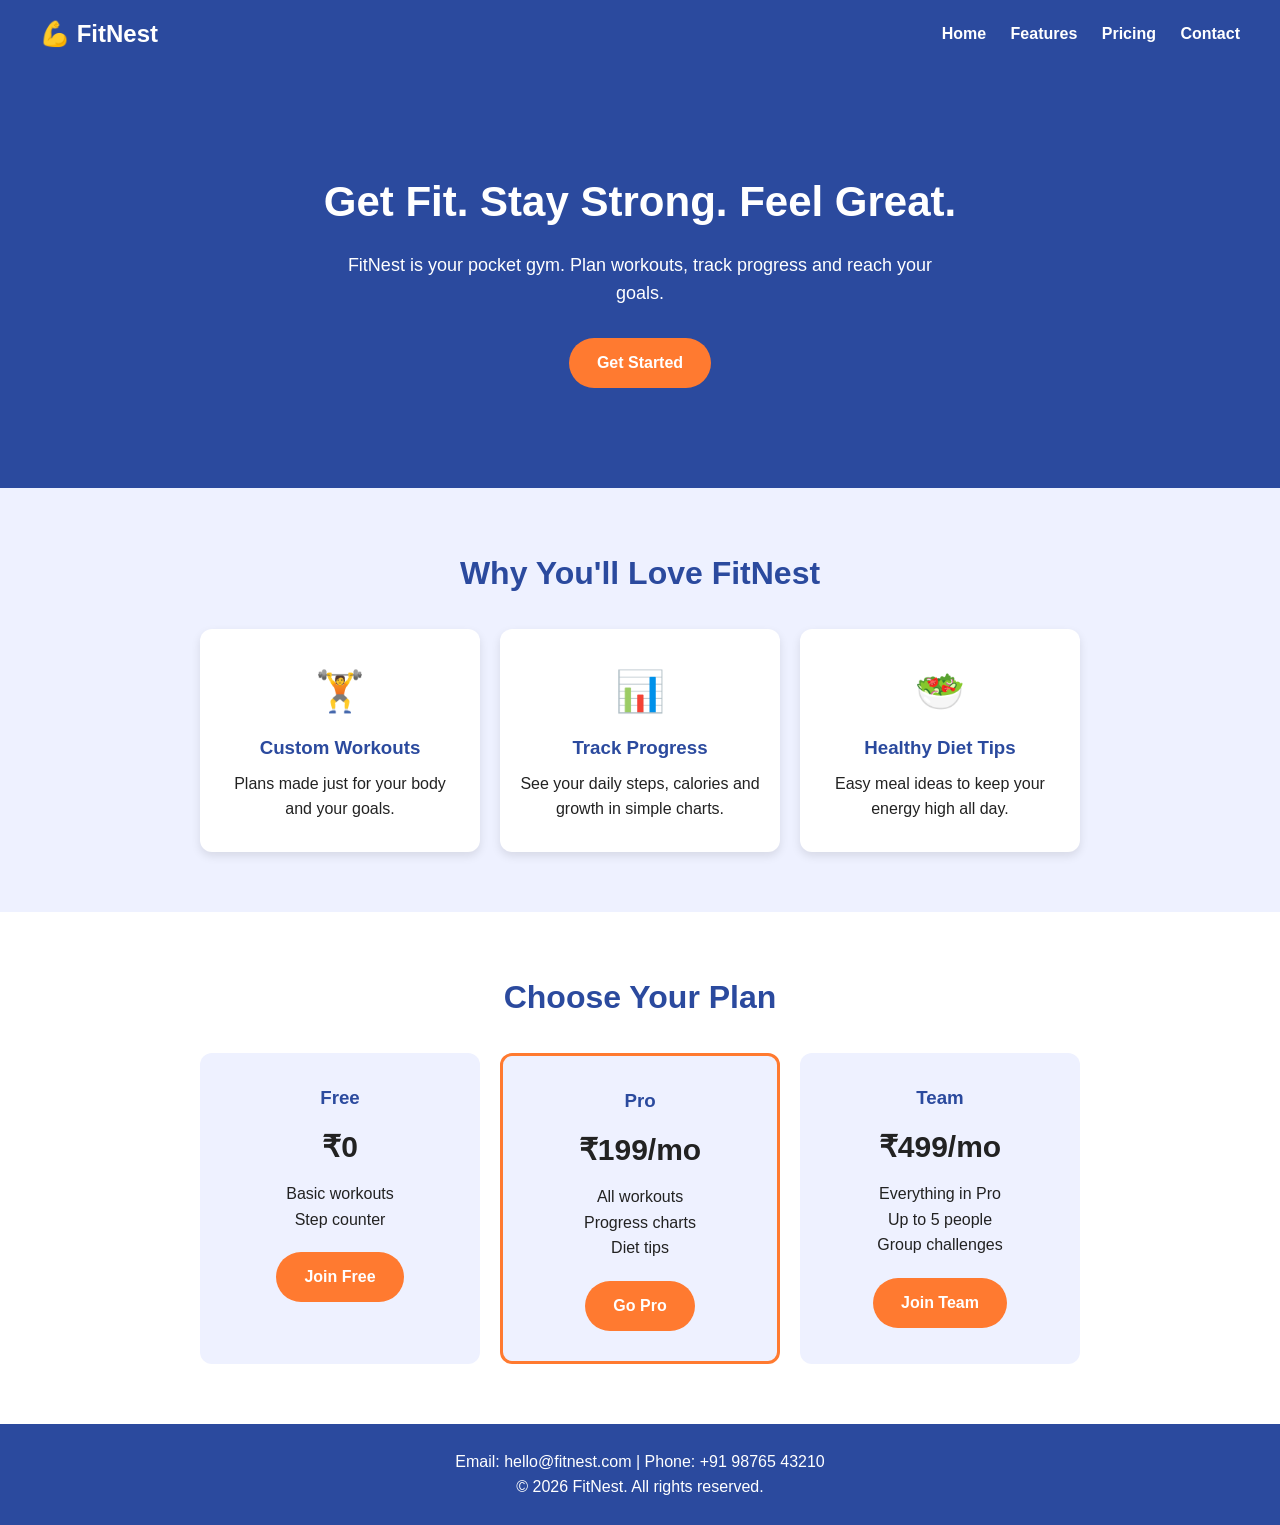
<file: task2-landing-page/index.html>
<!DOCTYPE html>
<html lang="en">
<head>
  <meta charset="UTF-8">
  <meta name="viewport" content="width=device-width, initial-scale=1.0">
  <title>FitNest - Get Fit Your Way</title>
  <link rel="stylesheet" href="style.css">
</head>
<body>

  <!-- HEADER: logo + menu -->
  <header class="header">
    <div class="logo">💪 FitNest</div>
    <nav class="menu">
      <a href="#home">Home</a>
      <a href="#features">Features</a>
      <a href="#pricing">Pricing</a>
      <a href="#contact">Contact</a>
    </nav>
  </header>

  <!-- HERO: big welcome area -->
  <section class="hero" id="home">
    <h1>Get Fit. Stay Strong. Feel Great.</h1>
    <p>FitNest is your pocket gym. Plan workouts, track progress and reach your goals.</p>
    <a href="#pricing" class="btn">Get Started</a>
  </section>

  <!-- FEATURES: 3 boxes side by side -->
  <section class="features" id="features">
    <h2>Why You'll Love FitNest</h2>
    <div class="feature-row">
      <div class="feature-box">
        <div class="icon">🏋️</div>
        <h3>Custom Workouts</h3>
        <p>Plans made just for your body and your goals.</p>
      </div>
      <div class="feature-box">
        <div class="icon">📊</div>
        <h3>Track Progress</h3>
        <p>See your daily steps, calories and growth in simple charts.</p>
      </div>
      <div class="feature-box">
        <div class="icon">🥗</div>
        <h3>Healthy Diet Tips</h3>
        <p>Easy meal ideas to keep your energy high all day.</p>
      </div>
    </div>
  </section>

  <!-- PRICING: 3 plans -->
  <section class="pricing" id="pricing">
    <h2>Choose Your Plan</h2>
    <div class="price-row">
      <div class="price-box">
        <h3>Free</h3>
        <p class="price">₹0</p>
        <ul>
          <li>Basic workouts</li>
          <li>Step counter</li>
        </ul>
        <a href="#" class="btn">Join Free</a>
      </div>
      <div class="price-box popular">
        <h3>Pro</h3>
        <p class="price">₹199/mo</p>
        <ul>
          <li>All workouts</li>
          <li>Progress charts</li>
          <li>Diet tips</li>
        </ul>
        <a href="#" class="btn">Go Pro</a>
      </div>
      <div class="price-box">
        <h3>Team</h3>
        <p class="price">₹499/mo</p>
        <ul>
          <li>Everything in Pro</li>
          <li>Up to 5 people</li>
          <li>Group challenges</li>
        </ul>
        <a href="#" class="btn">Join Team</a>
      </div>
    </div>
  </section>

  <!-- FOOTER -->
  <footer class="footer" id="contact">
    <p>Email: hello@fitnest.com | Phone: +91 98765 43210</p>
    <p>&copy; 2026 FitNest. All rights reserved.</p>
  </footer>

</body>
</html>
</file>
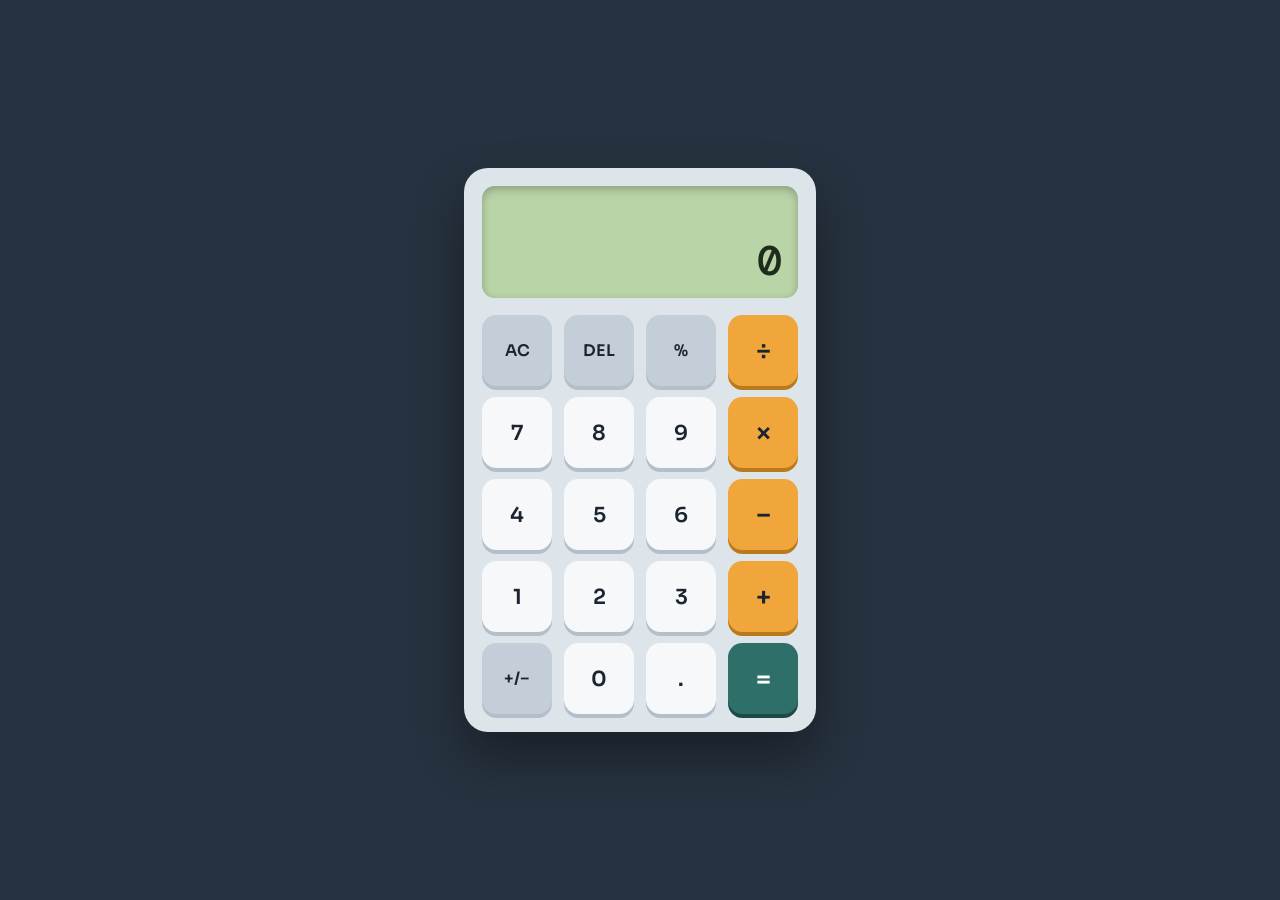
<file: task3-calculator/index.html>
<!DOCTYPE html>
<html lang="en">
<head>
  <meta charset="UTF-8">
  <meta name="viewport" content="width=device-width, initial-scale=1.0">
  <title>Calculator</title>
  <link rel="preconnect" href="https://fonts.googleapis.com">
  <link rel="preconnect" href="https://fonts.gstatic.com" crossorigin>
  <link href="https://fonts.googleapis.com/css2?family=DM+Mono:wght@400;500&family=Sora:wght@400;600&display=swap" rel="stylesheet">
  <link rel="stylesheet" href="style.css">
</head>
<body>
  <main class="calculator" aria-label="Calculator">

    <!-- Display screen: shows the running calculation and the current number -->
    <section class="screen" aria-live="polite">
      <div class="history" id="history"></div>
      <div class="display" id="display">0</div>
    </section>

    <!-- Keypad: laid out with CSS grid (4 columns) -->
    <section class="keys">
      <button class="key fn" data-action="clear">AC</button>
      <button class="key fn" data-action="delete">DEL</button>
      <button class="key fn" data-action="percent">%</button>
      <button class="key op" data-action="operator" data-value="divide" aria-label="divide">&divide;</button>

      <button class="key" data-action="digit" data-value="7">7</button>
      <button class="key" data-action="digit" data-value="8">8</button>
      <button class="key" data-action="digit" data-value="9">9</button>
      <button class="key op" data-action="operator" data-value="multiply" aria-label="multiply">&times;</button>

      <button class="key" data-action="digit" data-value="4">4</button>
      <button class="key" data-action="digit" data-value="5">5</button>
      <button class="key" data-action="digit" data-value="6">6</button>
      <button class="key op" data-action="operator" data-value="subtract" aria-label="subtract">&minus;</button>

      <button class="key" data-action="digit" data-value="1">1</button>
      <button class="key" data-action="digit" data-value="2">2</button>
      <button class="key" data-action="digit" data-value="3">3</button>
      <button class="key op" data-action="operator" data-value="add" aria-label="add">+</button>

      <button class="key fn" data-action="sign" aria-label="change sign">+/&minus;</button>
      <button class="key" data-action="digit" data-value="0">0</button>
      <button class="key" data-action="decimal">.</button>
      <button class="key equals" data-action="equals">=</button>
    </section>

  </main>

  <script src="script.js"></script>
</body>
</html>
</file>
<file: task2-landing-page/style.css>
/* Reset: remove the browser's default spacing */
* {
  margin: 0;
  padding: 0;
  box-sizing: border-box;
}

/* Only 3 colors used:
   Blue   #2b4a9e
   Orange #ff7a30
   Light  #eef1ff  */

body {
  font-family: Arial, sans-serif;
  line-height: 1.6;
  color: #222;
}

/* HEADER */
.header {
  background: #2b4a9e;
  color: white;
  display: flex;
  justify-content: space-between;
  align-items: center;
  padding: 15px 40px;
  position: sticky;
  top: 0;
}
.logo {
  font-size: 24px;
  font-weight: bold;
}
.menu a {
  color: white;
  text-decoration: none;
  margin-left: 20px;
  font-weight: bold;
}
.menu a:hover {
  color: #ff7a30;
}

/* HERO */
.hero {
  background: #2b4a9e;
  color: white;
  text-align: center;
  padding: 100px 20px;
}
.hero h1 {
  font-size: 42px;
  margin-bottom: 15px;
}
.hero p {
  font-size: 18px;
  max-width: 600px;
  margin: 0 auto 30px;
}

/* BUTTON (used in many places) */
.btn {
  display: inline-block;
  background: #ff7a30;
  color: white;
  padding: 12px 28px;
  border-radius: 30px;
  text-decoration: none;
  font-weight: bold;
}
.btn:hover {
  background: #e2641c;
}

/* FEATURES */
.features {
  background: #eef1ff;
  text-align: center;
  padding: 60px 20px;
}
.features h2,
.pricing h2 {
  color: #2b4a9e;
  font-size: 32px;
  margin-bottom: 30px;
}
.feature-row {
  display: flex;
  justify-content: center;
  gap: 20px;
  flex-wrap: wrap;
}
.feature-box {
  background: white;
  width: 280px;
  padding: 30px 20px;
  border-radius: 12px;
  box-shadow: 0 4px 10px rgba(0, 0, 0, 0.1);
}
.icon {
  font-size: 40px;
  margin-bottom: 10px;
}
.feature-box h3 {
  color: #2b4a9e;
  margin-bottom: 8px;
}

/* PRICING */
.pricing {
  text-align: center;
  padding: 60px 20px;
}
.price-row {
  display: flex;
  justify-content: center;
  gap: 20px;
  flex-wrap: wrap;
}
.price-box {
  background: #eef1ff;
  width: 280px;
  padding: 30px 20px;
  border-radius: 12px;
}
.price-box h3 {
  color: #2b4a9e;
}
.price {
  font-size: 30px;
  font-weight: bold;
  margin: 10px 0;
}
.price-box ul {
  list-style: none;
  margin-bottom: 20px;
}
.popular {
  border: 3px solid #ff7a30;
}

/* FOOTER */
.footer {
  background: #2b4a9e;
  color: white;
  text-align: center;
  padding: 25px 20px;
}

/* PHONE SCREENS */
@media (max-width: 600px) {
  .header {
    flex-direction: column;
    gap: 10px;
  }
  .menu a {
    margin: 0 8px;
  }
  .hero h1 {
    font-size: 30px;
  }
}
</file>
<file: task3-calculator/style.css>
/* ---------- Colour and type tokens ---------- */
:root {
  --page: #26323f;          /* deep slate behind the calculator */
  --body: #dde4ea;          /* calculator casing */
  --lcd: #b9d4a6;           /* green LCD screen */
  --lcd-ink: #1f2b1b;       /* dark text on the LCD */
  --key: #f6f8fa;           /* number keys */
  --key-shadow: #b4bfc9;
  --fn: #c3ced8;            /* AC, DEL, %, +/- */
  --op: #f0a63a;            /* amber operator keys */
  --op-shadow: #b97a1c;
  --equals: #2f6f6a;        /* teal equals key */
  --equals-shadow: #1d4a46;
  --ink: #1b2430;
  --font-ui: "Sora", system-ui, -apple-system, "Segoe UI", sans-serif;
  --font-num: "DM Mono", ui-monospace, "SF Mono", Consolas, monospace;
}

* { box-sizing: border-box; margin: 0; padding: 0; }

body {
  min-height: 100vh;
  display: grid;
  place-items: center;
  padding: 1rem;
  background: var(--page);
  font-family: var(--font-ui);
  color: var(--ink);
}

/* ---------- Calculator casing ---------- */
.calculator {
  width: 100%;
  max-width: 22rem;
  padding: 1.1rem;
  background: var(--body);
  border-radius: 1.5rem;
  box-shadow: 0 1.5rem 3rem rgba(0, 0, 0, 0.35);
}

/* ---------- Screen ---------- */
.screen {
  min-height: 7rem;
  margin-bottom: 1.1rem;
  padding: 0.8rem 1rem;
  display: flex;
  flex-direction: column;
  justify-content: space-between;
  align-items: flex-end;
  background: var(--lcd);
  color: var(--lcd-ink);
  border-radius: 0.8rem;
  box-shadow: inset 0 0.2rem 0.5rem rgba(0, 0, 0, 0.25);
  overflow: hidden;
}

.history {
  min-height: 1.2rem;
  font-family: var(--font-num);
  font-size: 0.9rem;
  opacity: 0.7;
}

.display {
  max-width: 100%;
  font-family: var(--font-num);
  font-size: 2.6rem;
  font-weight: 500;
  line-height: 1.1;
  text-align: right;
  overflow-wrap: anywhere;
}

/* ---------- Keypad: CSS grid, 4 equal columns ---------- */
.keys {
  display: grid;
  grid-template-columns: repeat(4, 1fr);
  gap: 0.7rem;
}

.key {
  aspect-ratio: 1 / 1;
  border: none;
  border-radius: 0.9rem;
  background: var(--key);
  color: var(--ink);
  font-family: var(--font-ui);
  font-size: 1.3rem;
  font-weight: 600;
  cursor: pointer;
  box-shadow: 0 0.25rem 0 var(--key-shadow);
  transition: transform 0.08s ease, box-shadow 0.08s ease;
}

.key:active {
  transform: translateY(0.2rem);
  box-shadow: 0 0.05rem 0 var(--key-shadow);
}

.key.fn { background: var(--fn); font-size: 1rem; }

.key.op {
  background: var(--op);
  box-shadow: 0 0.25rem 0 var(--op-shadow);
  font-size: 1.6rem;
}
.key.op:active { box-shadow: 0 0.05rem 0 var(--op-shadow); }

/* The operator waiting for the next number stays pressed in */
.key.op.active {
  background: #fff4de;
  outline: 3px solid var(--op);
}

.key.equals {
  background: var(--equals);
  color: #fff;
  box-shadow: 0 0.25rem 0 var(--equals-shadow);
  font-size: 1.6rem;
}
.key.equals:active { box-shadow: 0 0.05rem 0 var(--equals-shadow); }

.key:focus-visible {
  outline: 3px solid var(--ink);
  outline-offset: 2px;
}

/* ---------- Small phones ---------- */
@media (max-width: 360px) {
  .keys { gap: 0.5rem; }
  .key { font-size: 1.1rem; }
}

@media (prefers-reduced-motion: reduce) {
  .key { transition: none; }
}
</file>
